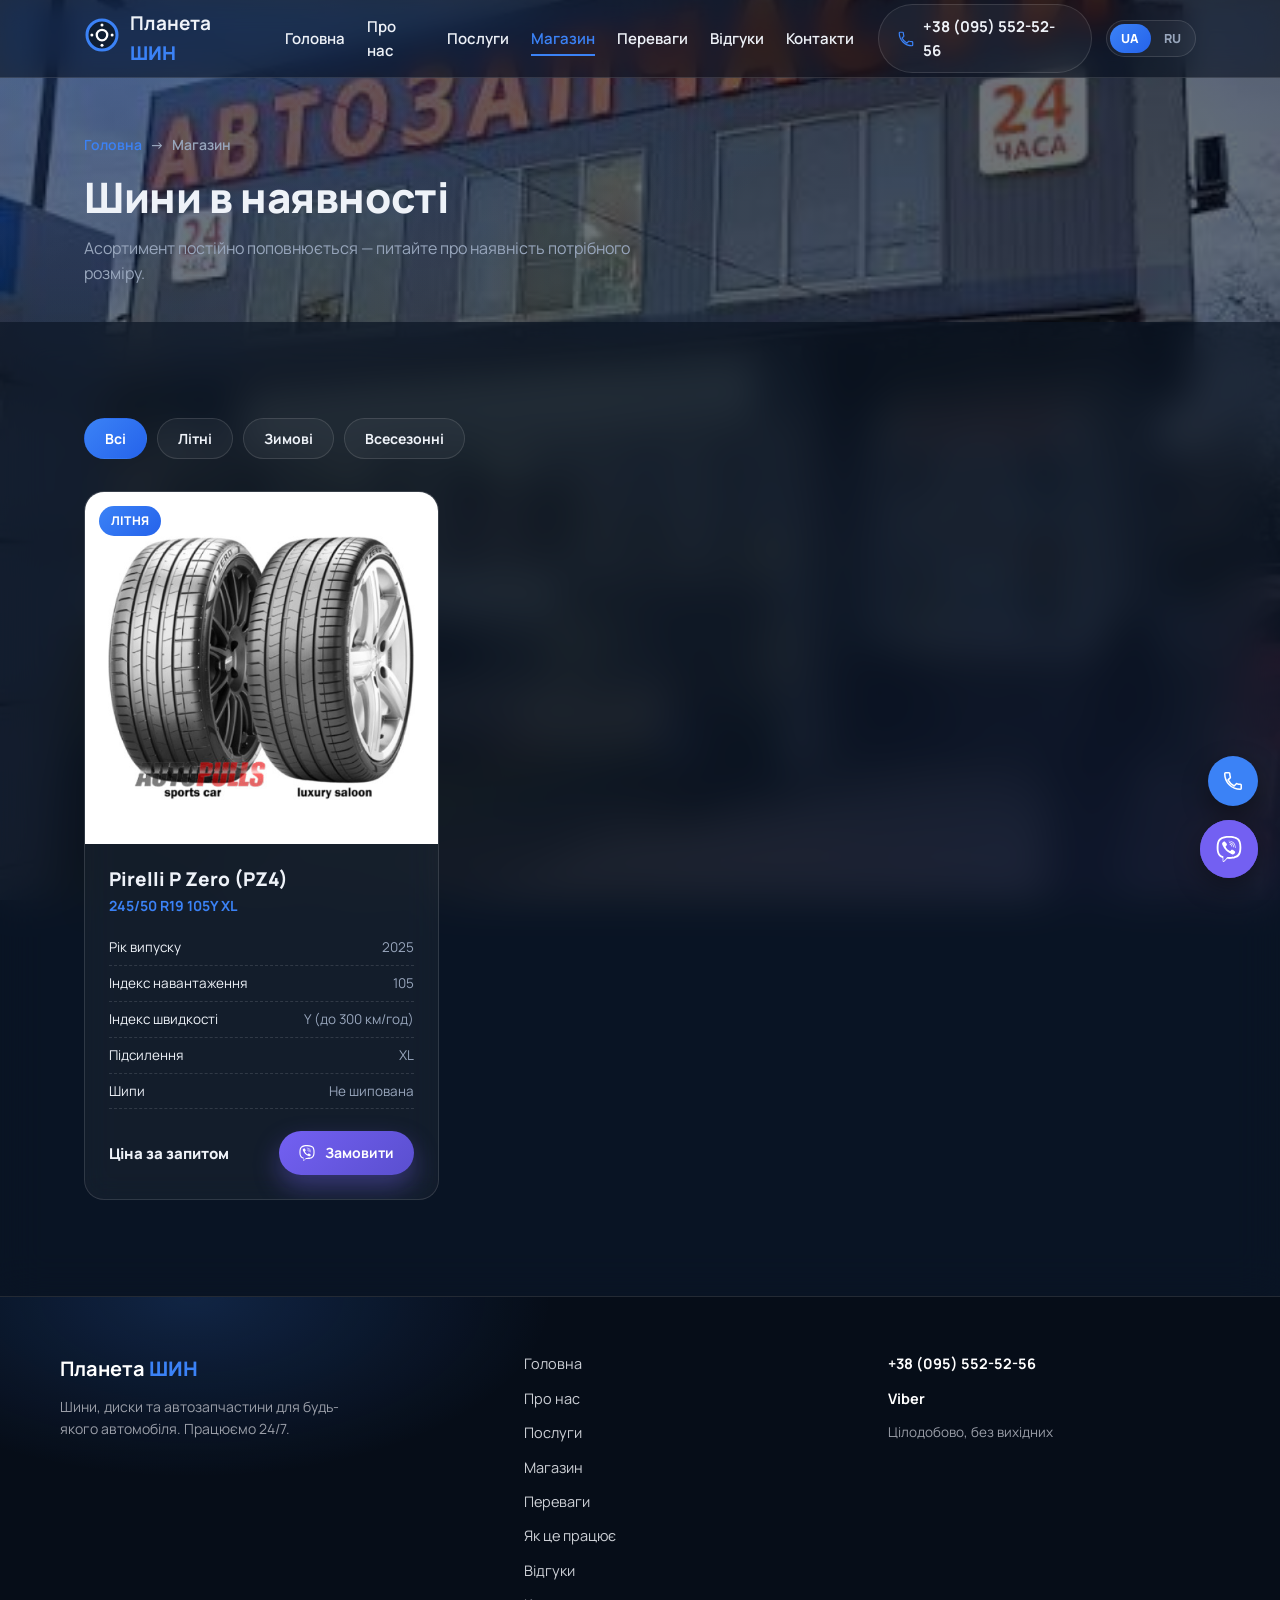
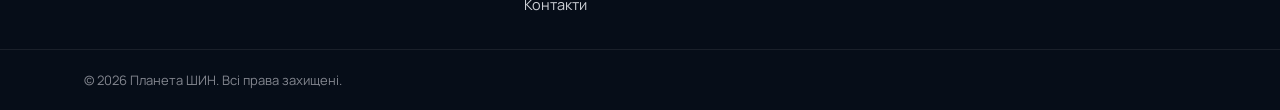
<file: shop.html>
<!DOCTYPE html>
<html lang="uk">
<head>
<meta charset="UTF-8">
<meta name="viewport" content="width=device-width, initial-scale=1.0">
<title>Магазин — Планета ШИН</title>
<meta name="description" id="metaDescription" content="Каталог шин Планета ШИН — актуальна наявність, характеристики, замовлення через Viber.">
<meta property="og:title" content="Магазин — Планета ШИН">
<meta property="og:description" id="ogDescription" content="Каталог шин Планета ШИН — актуальна наявність, характеристики, замовлення через Viber.">
<meta property="og:type" content="website">
<link rel="icon" href="data:image/svg+xml,%3Csvg xmlns='http://www.w3.org/2000/svg' viewBox='0 0 100 100'%3E%3Ccircle cx='50' cy='50' r='46' fill='%230f1e33'/%3E%3Ccircle cx='50' cy='50' r='46' fill='none' stroke='%233b82f6' stroke-width='8'/%3E%3Ccircle cx='50' cy='50' r='16' fill='none' stroke='%23fff' stroke-width='6'/%3E%3C/svg%3E">
<link rel="preconnect" href="https://fonts.googleapis.com">
<link rel="preconnect" href="https://fonts.gstatic.com" crossorigin>
<link href="https://fonts.googleapis.com/css2?family=Manrope:wght@400;500;600;700;800&display=swap" rel="stylesheet">
<link rel="stylesheet" href="css/style.css">
</head>
<body data-page="shop">

<!-- Фіксований фон: фото магазину, залишається на місці під час прокрутки -->
<div class="bg-fixed" aria-hidden="true"></div>

<!-- ===== ШАПКА ===== -->
<header class="header" id="header">
  <div class="container header__inner">
    <a href="index.html" class="logo">
      <span class="logo__icon" aria-hidden="true">
        <svg viewBox="0 0 48 48" width="36" height="36">
          <circle cx="24" cy="24" r="20" fill="#0f1e33"/>
          <circle cx="24" cy="24" r="20" fill="none" stroke="#3b82f6" stroke-width="4"/>
          <circle cx="24" cy="24" r="7" fill="none" stroke="#fff" stroke-width="3"/>
          <circle cx="24" cy="10.5" r="2" fill="#fff"/>
          <circle cx="24" cy="37.5" r="2" fill="#fff"/>
          <circle cx="10.5" cy="24" r="2" fill="#fff"/>
          <circle cx="37.5" cy="24" r="2" fill="#fff"/>
        </svg>
      </span>
      <span class="logo__text">Планета <b>ШИН</b></span>
    </a>

    <nav class="nav" id="nav">
      <a href="index.html#home" class="nav__link" data-i18n="nav_home">Головна</a>
      <a href="index.html#about" class="nav__link" data-i18n="nav_about">Про нас</a>
      <a href="index.html#services" class="nav__link" data-i18n="nav_services">Послуги</a>
      <a href="shop.html" class="nav__link is-current" data-i18n="nav_shop">Магазин</a>
      <a href="index.html#why" class="nav__link" data-i18n="nav_why">Переваги</a>
      <a href="index.html#reviews" class="nav__link" data-i18n="nav_reviews">Відгуки</a>
      <a href="index.html#contacts" class="nav__link" data-i18n="nav_contacts">Контакти</a>
    </nav>

    <div class="header__actions">
      <a href="tel:+380955525256" class="header__phone">
        <svg width="18" height="18" viewBox="0 0 24 24" fill="none"><path d="M6.6 10.8c1.4 2.8 3.8 5.1 6.6 6.6l2.2-2.2c.3-.3.7-.4 1-.2 1.1.4 2.3.6 3.6.6.6 0 1 .4 1 1V20c0 .6-.4 1-1 1C10.6 21 3 13.4 3 4c0-.6.4-1 1-1h3.5c.6 0 1 .4 1 1 0 1.3.2 2.5.6 3.6.1.4 0 .8-.2 1L6.6 10.8z" stroke="currentColor" stroke-width="1.6" stroke-linejoin="round"/></svg>
        <span>+38 (095) 552-52-56</span>
      </a>
      <button type="button" class="lang-toggle" id="langToggle" aria-label="UA / RU">
        <span class="lang-toggle__opt" data-lang-opt="uk">UA</span>
        <span class="lang-toggle__opt" data-lang-opt="ru">RU</span>
      </button>
      <button class="burger" id="burger" aria-label="Меню" aria-expanded="false">
        <span></span><span></span><span></span>
      </button>
    </div>
  </div>
</header>

<main>

  <!-- ===== ЗАГОЛОВОК СТОРІНКИ ===== -->
  <section class="page-hero">
    <div class="container">
      <div class="page-hero__crumb">
        <a href="index.html" data-i18n="nav_home">Головна</a>
        <span>→</span>
        <span data-i18n="shop_eyebrow">Магазин</span>
      </div>
      <h1 data-i18n="shop_title">Шини в наявності</h1>
      <p data-i18n="shop_note">Асортимент постійно поповнюється — питайте про наявність потрібного розміру.</p>
    </div>
  </section>

  <!-- ===== ТОВАРИ ===== -->
  <section class="section">
    <div class="container">
      <div class="shop-filters" id="shopFilters">
        <button type="button" class="shop-filter is-active" data-filter="all" data-i18n="filter_all">Всі</button>
        <button type="button" class="shop-filter" data-filter="summer" data-i18n="filter_summer">Літні</button>
        <button type="button" class="shop-filter" data-filter="winter" data-i18n="filter_winter">Зимові</button>
        <button type="button" class="shop-filter" data-filter="allseason" data-i18n="filter_allseason">Всесезонні</button>
      </div>

      <div class="grid grid--3" id="shopGrid">
        <div class="product" data-season="summer">
          <div class="product__photo">
            <span class="product__badge" data-i18n="shop_season_summer">Літня</span>
            <img src="img/pirelli-p-zero.jpg" alt="Pirelli P Zero (PZ4) 245/50 R19 105Y XL" loading="lazy">
          </div>
          <div class="product__body">
            <h3>Pirelli P Zero (PZ4)</h3>
            <div class="product__size">245/50 R19 105Y XL</div>
            <ul class="product__specs">
              <li><span data-i18n="spec_year">Рік випуску</span><span>2025</span></li>
              <li><span data-i18n="spec_load">Індекс навантаження</span><span>105</span></li>
              <li><span data-i18n="spec_speed">Індекс швидкості</span><span>Y (до 300 км/год)</span></li>
              <li><span data-i18n="spec_reinforced">Підсилення</span><span>XL</span></li>
              <li><span data-i18n="spec_studs">Шипи</span><span data-i18n="spec_studs_no">Не шипована</span></li>
            </ul>
            <div class="product__footer">
              <span class="product__price" data-i18n="shop_price">Ціна за запитом</span>
              <a href="#" class="btn btn--viber btn--sm" data-viber-product="Pirelli P Zero (PZ4) 245/50 R19 105Y XL">
                <svg width="16" height="16" viewBox="0 0 24 24" fill="currentColor"><path d="M11.4 0C9.473.028 5.333.344 3.02 2.467 1.302 4.187.696 6.7.633 9.817.57 12.933.488 18.776 6.12 20.36h.003l-.004 2.416s-.037.977.61 1.177c.777.242 1.234-.5 1.98-1.302.407-.44.972-1.084 1.397-1.58 3.85.326 6.812-.416 7.15-.525.776-.252 5.176-.816 5.892-6.657.74-6.02-.36-9.83-2.34-11.546-.596-.55-3.006-2.3-8.375-2.323 0 0-.395-.025-1.037-.017zm.058 1.693c.545-.004.88.017.88.017 4.542.02 6.717 1.388 7.222 1.846 1.675 1.435 2.53 4.868 1.906 9.897v.002c-.604 4.878-4.174 5.184-4.832 5.395-.28.09-2.882.737-6.153.524 0 0-2.436 2.94-3.197 3.704-.12.12-.26.167-.352.144-.13-.033-.166-.188-.165-.414l.02-4.018c-4.762-1.32-4.485-6.292-4.43-8.895.054-2.604.543-4.738 1.996-6.173 1.96-1.773 5.474-2.018 7.11-2.03zm.38 2.602c-.167 0-.303.135-.304.302 0 .167.133.303.3.305 1.624.01 2.946.537 4.028 1.592 1.073 1.046 1.62 2.468 1.633 4.334.002.167.14.3.307.3.166-.002.3-.138.3-.304-.014-1.984-.618-3.596-1.816-4.764-1.19-1.16-2.692-1.753-4.447-1.765zm-3.96.695c-.19-.032-.4.005-.616.117l-.01.002c-.43.247-.816.562-1.146.932-.002.004-.006.004-.008.008-.267.323-.42.638-.46.948-.008.046-.01.093-.007.14 0 .136.022.27.065.4l.013.01c.135.48.473 1.276 1.205 2.604.42.768.903 1.5 1.446 2.186.27.344.56.673.87.984l.132.132c.31.308.64.6.984.87.686.543 1.418 1.027 2.186 1.447 1.328.733 2.126 1.07 2.604 1.206l.01.014c.13.042.265.064.402.063.046.002.092 0 .138-.008.31-.036.627-.19.948-.46.004 0 .003-.002.008-.005.37-.33.683-.72.93-1.148l.003-.01c.225-.432.15-.842-.18-1.12-.004 0-.698-.58-1.037-.83-.36-.255-.73-.492-1.113-.71-.51-.285-1.032-.106-1.248.174l-.447.564c-.23.283-.657.246-.657.246-3.12-.796-3.955-3.955-3.955-3.955s-.037-.426.248-.656l.563-.448c.277-.215.456-.737.17-1.248-.217-.383-.454-.756-.71-1.115-.25-.34-.826-1.033-.83-1.035-.137-.165-.31-.265-.502-.297zm4.49.88c-.158.002-.29.124-.3.282-.01.167.115.312.282.324 1.16.085 2.017.466 2.645 1.15.63.688.93 1.524.906 2.57-.002.168.13.306.3.31.166.003.305-.13.31-.297.025-1.175-.334-2.193-1.067-2.994-.74-.81-1.777-1.253-3.05-1.346h-.024zm.463 1.63c-.16.002-.29.127-.3.287-.008.167.12.31.288.32.523.028.875.175 1.113.422.24.245.388.62.416 1.164.01.167.15.295.318.287.167-.008.295-.15.287-.317-.03-.644-.215-1.178-.58-1.557-.367-.378-.893-.574-1.52-.607h-.018z"/></svg>
                <span data-i18n="shop_order">Замовити</span>
              </a>
            </div>
          </div>
        </div>
      </div>

      <p class="shop-empty" id="shopEmpty" data-i18n="shop_empty">У цій категорії поки немає товарів. Напишіть нам — можемо підібрати під замовлення.</p>
    </div>
  </section>

</main>

<!-- ===== ФУТЕР ===== -->
<footer class="footer">
  <div class="container footer__inner">
    <div class="footer__brand">
      <span class="logo__text logo__text--light">Планета <b>ШИН</b></span>
      <p data-i18n="footer_tagline">Шини, диски та автозапчастини для будь-якого автомобіля. Працюємо 24/7.</p>
    </div>

    <nav class="footer__nav">
      <a href="index.html#home" data-i18n="nav_home">Головна</a>
      <a href="index.html#about" data-i18n="nav_about">Про нас</a>
      <a href="index.html#services" data-i18n="nav_services">Послуги</a>
      <a href="shop.html" data-i18n="nav_shop">Магазин</a>
      <a href="index.html#why" data-i18n="nav_why">Переваги</a>
      <a href="index.html#process" data-i18n="nav_process">Як це працює</a>
      <a href="index.html#reviews" data-i18n="nav_reviews">Відгуки</a>
      <a href="index.html#contacts" data-i18n="nav_contacts">Контакти</a>
    </nav>

    <div class="footer__contacts">
      <a href="tel:+380955525256">+38 (095) 552-52-56</a>
      <a href="viber://chat?number=%2B380955525256">Viber</a>
      <span data-i18n="contact_hours_value">Цілодобово, без вихідних</span>
    </div>
  </div>
  <div class="footer__bottom">
    <div class="container">
      <span>© <span id="year"></span> Планета ШИН. <span data-i18n="footer_rights">Всі права захищені.</span></span>
    </div>
  </div>
</footer>

<!-- ===== ПЛАВАЮЧІ КНОПКИ ===== -->
<div class="floating">
  <button type="button" class="floating__btn floating__btn--top" id="scrollTopBtn" aria-label="Догори">
    <svg width="18" height="18" viewBox="0 0 24 24" fill="none"><path d="M12 19V5M5 12l7-7 7 7" stroke="currentColor" stroke-width="2" stroke-linecap="round" stroke-linejoin="round"/></svg>
  </button>
  <a href="tel:+380955525256" class="floating__btn floating__btn--call" aria-label="Подзвонити">
    <svg width="22" height="22" viewBox="0 0 24 24" fill="none"><path d="M6.6 10.8c1.4 2.8 3.8 5.1 6.6 6.6l2.2-2.2c.3-.3.7-.4 1-.2 1.1.4 2.3.6 3.6.6.6 0 1 .4 1 1V20c0 .6-.4 1-1 1C10.6 21 3 13.4 3 4c0-.6.4-1 1-1h3.5c.6 0 1 .4 1 1 0 1.3.2 2.5.6 3.6.1.4 0 .8-.2 1L6.6 10.8z" stroke="currentColor" stroke-width="1.7" stroke-linejoin="round"/></svg>
  </a>
  <a href="viber://chat?number=%2B380955525256" class="floating__btn floating__btn--viber" aria-label="Написати у Viber">
    <svg width="26" height="26" viewBox="0 0 24 24" fill="currentColor"><path d="M11.4 0C9.473.028 5.333.344 3.02 2.467 1.302 4.187.696 6.7.633 9.817.57 12.933.488 18.776 6.12 20.36h.003l-.004 2.416s-.037.977.61 1.177c.777.242 1.234-.5 1.98-1.302.407-.44.972-1.084 1.397-1.58 3.85.326 6.812-.416 7.15-.525.776-.252 5.176-.816 5.892-6.657.74-6.02-.36-9.83-2.34-11.546-.596-.55-3.006-2.3-8.375-2.323 0 0-.395-.025-1.037-.017zm.058 1.693c.545-.004.88.017.88.017 4.542.02 6.717 1.388 7.222 1.846 1.675 1.435 2.53 4.868 1.906 9.897v.002c-.604 4.878-4.174 5.184-4.832 5.395-.28.09-2.882.737-6.153.524 0 0-2.436 2.94-3.197 3.704-.12.12-.26.167-.352.144-.13-.033-.166-.188-.165-.414l.02-4.018c-4.762-1.32-4.485-6.292-4.43-8.895.054-2.604.543-4.738 1.996-6.173 1.96-1.773 5.474-2.018 7.11-2.03zm.38 2.602c-.167 0-.303.135-.304.302 0 .167.133.303.3.305 1.624.01 2.946.537 4.028 1.592 1.073 1.046 1.62 2.468 1.633 4.334.002.167.14.3.307.3.166-.002.3-.138.3-.304-.014-1.984-.618-3.596-1.816-4.764-1.19-1.16-2.692-1.753-4.447-1.765zm-3.96.695c-.19-.032-.4.005-.616.117l-.01.002c-.43.247-.816.562-1.146.932-.002.004-.006.004-.008.008-.267.323-.42.638-.46.948-.008.046-.01.093-.007.14 0 .136.022.27.065.4l.013.01c.135.48.473 1.276 1.205 2.604.42.768.903 1.5 1.446 2.186.27.344.56.673.87.984l.132.132c.31.308.64.6.984.87.686.543 1.418 1.027 2.186 1.447 1.328.733 2.126 1.07 2.604 1.206l.01.014c.13.042.265.064.402.063.046.002.092 0 .138-.008.31-.036.627-.19.948-.46.004 0 .003-.002.008-.005.37-.33.683-.72.93-1.148l.003-.01c.225-.432.15-.842-.18-1.12-.004 0-.698-.58-1.037-.83-.36-.255-.73-.492-1.113-.71-.51-.285-1.032-.106-1.248.174l-.447.564c-.23.283-.657.246-.657.246-3.12-.796-3.955-3.955-3.955-3.955s-.037-.426.248-.656l.563-.448c.277-.215.456-.737.17-1.248-.217-.383-.454-.756-.71-1.115-.25-.34-.826-1.033-.83-1.035-.137-.165-.31-.265-.502-.297zm4.49.88c-.158.002-.29.124-.3.282-.01.167.115.312.282.324 1.16.085 2.017.466 2.645 1.15.63.688.93 1.524.906 2.57-.002.168.13.306.3.31.166.003.305-.13.31-.297.025-1.175-.334-2.193-1.067-2.994-.74-.81-1.777-1.253-3.05-1.346h-.024zm.463 1.63c-.16.002-.29.127-.3.287-.008.167.12.31.288.32.523.028.875.175 1.113.422.24.245.388.62.416 1.164.01.167.15.295.318.287.167-.008.295-.15.287-.317-.03-.644-.215-1.178-.58-1.557-.367-.378-.893-.574-1.52-.607h-.018z"/></svg>
  </a>
</div>

<script src="js/script.js"></script>
</body>
</html>
</file>
<file: css/style.css>
/* ===== Variables ===== */
:root {
  --bg: #0a1526;
  --dark: #060d18;
  --dark-2: #0f1e33;
  --text: #eef2f8;
  --muted: #98a6bc;
  --border: rgba(255, 255, 255, 0.12);

  --panel: rgba(10, 20, 36, 0.66);
  --panel-alt: rgba(6, 13, 24, 0.8);
  --glass: rgba(255, 255, 255, 0.045);
  --glass-strong: rgba(255, 255, 255, 0.08);
  --ghost: rgba(255, 255, 255, 0.06);

  --primary: #3b82f6;
  --primary-dark: #2563eb;
  --viber: #7360f2;
  --viber-dark: #5a4fcf;
  --success: #25d366;

  --radius-lg: 20px;
  --radius-md: 14px;
  --radius-sm: 10px;
  --shadow: 0 10px 30px rgba(0, 0, 0, 0.35);
  --shadow-sm: 0 4px 14px rgba(0, 0, 0, 0.28);

  --container: 1160px;
  --header-h: 78px;
}

* { box-sizing: border-box; }
html { scroll-behavior: smooth; }
body {
  margin: 0;
  font-family: "Manrope", system-ui, -apple-system, "Segoe UI", Roboto, sans-serif;
  color: var(--text);
  background: var(--bg);
  line-height: 1.55;
  -webkit-font-smoothing: antialiased;
}
img { max-width: 100%; display: block; }
a { color: inherit; text-decoration: none; }
ul { margin: 0; padding: 0; list-style: none; }
h1, h2, h3 { margin: 0; line-height: 1.2; font-weight: 800; }
p { margin: 0; }
button { font-family: inherit; cursor: pointer; }

.container {
  max-width: var(--container);
  margin: 0 auto;
  padding: 0 24px;
}

/* ===== Фіксований фон: фото магазину =====
   Шар лишається на місці під час прокрутки — ефект "фото їде за тобою".
   Щоб замінити фото — покладіть новий файл в img/ і поміняйте url() нижче. */
.bg-fixed {
  position: fixed;
  inset: 0;
  z-index: -2;
  overflow: hidden;
  background-color: #060d18;
  background-image:
    radial-gradient(1200px 700px at 12% -5%, rgba(59, 130, 246, 0.28), transparent 60%),
    radial-gradient(900px 650px at 92% 105%, rgba(99, 102, 241, 0.22), transparent 60%),
    linear-gradient(rgba(6, 13, 24, 0.58), rgba(6, 13, 24, 0.58)),
    url('../img/shop-facade.jpg');
  background-repeat: no-repeat;
  background-position: 0 0, 0 0, center, center;
  background-size: auto, auto, cover, cover;
}

.section { padding: 96px 0; position: relative; background: var(--panel); backdrop-filter: blur(20px); -webkit-backdrop-filter: blur(20px); }
.section--alt {
  background: var(--panel-alt);
  background-image: radial-gradient(rgba(255, 255, 255, 0.05) 1.4px, transparent 1.4px);
  background-size: 22px 22px;
  background-position: -10px -10px;
}

.section__head { max-width: 620px; margin: 0 0 48px; }
.section__head h2 { font-size: clamp(28px, 3.4vw, 38px); margin-top: 10px; color: var(--text); }

.eyebrow {
  display: inline-flex;
  align-items: center;
  gap: 8px;
  font-size: 13px;
  font-weight: 700;
  letter-spacing: 0.08em;
  text-transform: uppercase;
  color: var(--primary);
}
.eyebrow::before {
  content: "";
  width: 22px;
  height: 3px;
  border-radius: 2px;
  background: linear-gradient(90deg, var(--primary), var(--primary-dark));
}

/* reveal animation */
.reveal { opacity: 0; transform: translateY(24px); transition: opacity .6s ease, transform .6s ease; }
.reveal.is-visible { opacity: 1; transform: translateY(0); }

/* ===== Buttons ===== */
.btn {
  display: inline-flex;
  align-items: center;
  gap: 10px;
  padding: 15px 26px;
  border-radius: 999px;
  font-weight: 700;
  font-size: 15px;
  border: none;
  white-space: nowrap;
  transition: transform .15s ease, box-shadow .15s ease, background .15s ease;
}
.btn:hover { transform: translateY(-2px); }
.btn--primary {
  background: linear-gradient(135deg, var(--primary), var(--primary-dark));
  color: #fff;
  box-shadow: 0 12px 26px rgba(59, 130, 246, .38);
}
.btn--primary:hover { box-shadow: 0 16px 32px rgba(59, 130, 246, .48); }
.btn--viber {
  background: linear-gradient(135deg, var(--viber), var(--viber-dark));
  color: #fff;
  box-shadow: 0 12px 26px rgba(115, 96, 242, .38);
}
.btn--viber:hover { box-shadow: 0 16px 32px rgba(115, 96, 242, .48); }
.btn--block { width: 100%; justify-content: center; }

/* ===== Header ===== */
.header {
  position: fixed;
  top: 0; left: 0; right: 0;
  height: var(--header-h);
  display: flex;
  align-items: center;
  background: rgba(6, 13, 24, 0.6);
  backdrop-filter: saturate(160%) blur(14px);
  -webkit-backdrop-filter: saturate(160%) blur(14px);
  border-bottom: 1px solid var(--border);
  z-index: 1000;
}
.header__inner {
  display: flex;
  align-items: center;
  justify-content: space-between;
  gap: 24px;
}
.logo { display: flex; align-items: center; gap: 10px; }
.logo__text { font-size: 19px; font-weight: 700; color: var(--text); }
.logo__text b { color: var(--primary); font-weight: 800; }
.logo__text--light { color: #fff; font-size: 20px; }

.nav { display: flex; align-items: center; gap: 22px; }
.nav__link { font-size: 15px; font-weight: 600; color: var(--text); position: relative; padding: 6px 0; }
.nav__link::after {
  content: "";
  position: absolute;
  left: 0; bottom: 0;
  width: 100%; height: 2px;
  background: var(--primary);
  transform: scaleX(0);
  transform-origin: right;
  transition: transform .2s ease;
}
.nav__link:hover { color: var(--primary); }
.nav__link:hover::after { transform: scaleX(1); transform-origin: left; }
.nav__link.is-current { color: var(--primary); }
.nav__link.is-current::after { transform: scaleX(1); }

.header__actions { display: flex; align-items: center; gap: 14px; }

.lang-toggle {
  display: flex;
  align-items: center;
  border: 1px solid var(--border);
  background: var(--glass);
  border-radius: 999px;
  padding: 3px;
  gap: 2px;
}
.lang-toggle__opt {
  padding: 6px 11px;
  border-radius: 999px;
  font-size: 12.5px;
  font-weight: 800;
  letter-spacing: .02em;
  color: var(--muted);
  transition: background .15s ease, color .15s ease;
}
.lang-toggle__opt.is-active {
  background: linear-gradient(135deg, var(--primary), var(--primary-dark));
  color: #fff;
}
.header__phone {
  display: flex; align-items: center; gap: 8px;
  font-weight: 700; font-size: 15px; color: var(--text);
  padding: 10px 18px; border-radius: 999px; background: var(--glass);
  border: 1px solid var(--border);
  transition: background .15s ease;
}
.header__phone:hover { background: var(--glass-strong); }
.header__phone svg { color: var(--primary); }

.burger {
  display: none;
  width: 40px; height: 40px;
  border: none; background: transparent;
  flex-direction: column; align-items: center; justify-content: center; gap: 5px;
}
.burger span { width: 22px; height: 2px; background: var(--text); border-radius: 2px; transition: transform .2s ease, opacity .2s ease; }
.burger.is-open span:nth-child(1) { transform: translateY(7px) rotate(45deg); }
.burger.is-open span:nth-child(2) { opacity: 0; }
.burger.is-open span:nth-child(3) { transform: translateY(-7px) rotate(-45deg); }

/* ===== Hero ===== */
.hero {
  padding: calc(var(--header-h) + 64px) 0 80px;
  position: relative;
  overflow: hidden;
}
.hero::before,
.hero::after {
  content: "";
  position: absolute;
  border-radius: 50%;
  filter: blur(70px);
  z-index: 0;
  pointer-events: none;
}
.hero::before {
  width: 420px; height: 420px;
  top: -160px; right: -120px;
  background: rgba(59, 130, 246, 0.22);
}
.hero::after {
  width: 320px; height: 320px;
  bottom: -140px; left: -100px;
  background: rgba(99, 102, 241, 0.16);
}
.hero__inner {
  display: grid;
  grid-template-columns: 1.05fr 0.95fr;
  align-items: center;
  gap: 40px;
  position: relative;
  z-index: 1;
}
.badge {
  display: inline-flex; align-items: center; gap: 8px;
  background: var(--dark); color: #fff;
  font-size: 13px; font-weight: 700;
  padding: 9px 16px; border-radius: 999px;
  margin-bottom: 22px;
  border: 1px solid var(--border);
}
.badge svg { color: var(--primary); }

.hero h1 {
  font-size: clamp(32px, 4.6vw, 54px);
  color: var(--text);
  letter-spacing: -0.01em;
}
.hero h1 span { color: var(--primary); }

.hero__lead {
  margin-top: 20px;
  font-size: 17px;
  color: var(--muted);
  max-width: 520px;
}

.hero__cta { display: flex; flex-wrap: wrap; gap: 14px; margin-top: 32px; }

.hero__perks {
  display: flex; flex-wrap: wrap; gap: 14px 28px;
  margin-top: 40px;
  padding-top: 28px;
  border-top: 1px solid var(--border);
}
.perk {
  display: flex; align-items: center; gap: 8px;
  font-size: 14px; font-weight: 700; color: var(--text);
}
.perk svg { color: var(--primary); flex-shrink: 0; }

.hero__glow {
  position: absolute;
  inset: 0;
  z-index: 0;
  pointer-events: none;
  opacity: 0;
  transition: opacity .25s ease;
  background: radial-gradient(130px circle at var(--mx, 50%) var(--my, 50%), rgba(59, 130, 246, .35), transparent 70%);
}
.hero:hover .hero__glow { opacity: 1; }

.hero__art { position: relative; display: flex; align-items: center; justify-content: center; }
.hero__art::before {
  content: "";
  position: absolute;
  width: 78%; height: 78%;
  border-radius: 50%;
  background: radial-gradient(circle, rgba(59, 130, 246, .4), rgba(59, 130, 246, 0) 70%);
  filter: blur(20px);
  z-index: 0;
}
.tire-illustration {
  width: 100%; max-width: 420px;
  filter: drop-shadow(0 24px 44px rgba(0, 0, 0, .45));
  animation: spin 40s linear infinite;
  position: relative;
  z-index: 1;
}
@keyframes spin { to { transform: rotate(360deg); } }

.particle {
  position: absolute;
  width: 10px; height: 10px;
  border-radius: 50%;
  background: var(--primary);
  box-shadow: 0 0 0 6px rgba(59, 130, 246, .18);
  z-index: 2;
  animation: float 5s ease-in-out infinite;
}
.particle--1 { top: 10%; left: 6%; animation-delay: 0s; }
.particle--2 { top: 70%; right: 4%; width: 7px; height: 7px; background: #e7ecf5; box-shadow: 0 0 0 5px rgba(255,255,255,.12); animation-delay: 1.2s; }
.particle--3 { bottom: 12%; left: 18%; width: 8px; height: 8px; animation-delay: 2.4s; }
@keyframes float {
  0%, 100% { transform: translateY(0); }
  50% { transform: translateY(-14px); }
}

.chip {
  position: absolute;
  background: var(--glass-strong);
  backdrop-filter: blur(10px);
  -webkit-backdrop-filter: blur(10px);
  border: 1px solid var(--border);
  box-shadow: var(--shadow-sm);
  padding: 10px 18px;
  border-radius: 999px;
  font-size: 13px;
  font-weight: 700;
  color: var(--text);
}
.chip--1 { top: 6%; left: -2%; }
.chip--2 { top: 45%; right: -4%; }
.chip--3 { bottom: 4%; left: 8%; }

/* ===== Marquee (бігуча стрічка категорій) ===== */
.marquee {
  border-top: 1px solid var(--border);
  border-bottom: 1px solid var(--border);
  background: var(--glass);
  padding: 22px 0;
  overflow: hidden;
}
.marquee__track {
  display: flex;
  width: max-content;
  gap: 14px;
  animation: marquee 26s linear infinite;
}
.marquee:hover .marquee__track { animation-play-state: paused; }
.marquee__item {
  display: flex;
  align-items: center;
  gap: 10px;
  padding: 10px 20px;
  border-radius: 999px;
  background: var(--glass-strong);
  border: 1px solid var(--border);
  font-weight: 700;
  font-size: 14px;
  color: var(--text);
  white-space: nowrap;
}
.marquee__item svg { color: var(--primary); flex-shrink: 0; }
@keyframes marquee {
  from { transform: translateX(0); }
  to { transform: translateX(-25%); }
}

/* ===== About ===== */
.about {
  display: grid;
  grid-template-columns: 0.8fr 1.2fr;
  gap: 56px;
  align-items: center;
}
.about__art-frame {
  aspect-ratio: 4 / 3;
  border-radius: var(--radius-lg);
  background: var(--glass);
  border: 1px solid var(--border);
  overflow: hidden;
  box-shadow: var(--shadow);
}
.about__art-frame img {
  width: 100%;
  height: 100%;
  object-fit: cover;
  display: block;
}
.about__content h2 { font-size: clamp(26px, 3.2vw, 34px); margin-top: 10px; margin-bottom: 18px; color: var(--text); }
.about__content p { color: var(--muted); font-size: 16px; }
.about__list { margin-top: 24px; display: grid; gap: 12px; }
.about__list li {
  position: relative;
  padding-left: 28px;
  font-weight: 600;
  color: var(--text);
  font-size: 15px;
}
.about__list li::before {
  content: "";
  position: absolute; left: 0; top: 6px;
  width: 16px; height: 16px;
  border-radius: 50%;
  background: var(--primary);
}

/* ===== Grids / Cards ===== */
.grid { display: grid; gap: 24px; }
.grid--4 { grid-template-columns: repeat(4, 1fr); }
.grid--3 { grid-template-columns: repeat(3, 1fr); }

.card {
  position: relative;
  background: var(--glass);
  backdrop-filter: blur(14px);
  -webkit-backdrop-filter: blur(14px);
  border: 1px solid var(--border);
  border-radius: var(--radius-lg);
  padding: 32px 26px;
  overflow: hidden;
  transition: transform .2s ease, box-shadow .2s ease, border-color .2s ease;
}
.card::before {
  content: "";
  position: absolute;
  top: 0; left: 0; right: 0;
  height: 3px;
  background: linear-gradient(90deg, var(--primary), var(--primary-dark));
  transform: scaleX(0);
  transform-origin: left;
  transition: transform .25s ease;
}
.card:hover { transform: translateY(-6px); box-shadow: var(--shadow); border-color: rgba(59,130,246,.4); }
.card:hover::before { transform: scaleX(1); }
.card__num {
  position: absolute;
  top: 22px; right: 24px;
  font-size: 34px;
  font-weight: 800;
  color: var(--ghost);
  -webkit-text-stroke: 1px var(--border);
}
.card__icon {
  width: 56px; height: 56px;
  border-radius: 14px;
  background: linear-gradient(135deg, rgba(59,130,246,.28), rgba(59,130,246,.08));
  color: var(--primary);
  display: flex; align-items: center; justify-content: center;
  margin-bottom: 20px;
}
.card h3 { font-size: 19px; margin-bottom: 10px; color: var(--text); }
.card p { color: var(--muted); font-size: 14.5px; }
.card__link { display: inline-block; margin-top: 16px; font-weight: 700; font-size: 14px; color: var(--primary); }

/* ===== Заголовок окремої сторінки (напр. Магазин) ===== */
.page-hero { padding: calc(var(--header-h) + 56px) 0 36px; position: relative; }
.page-hero__crumb {
  display: flex; align-items: center; gap: 8px;
  font-size: 14px; font-weight: 600; color: var(--muted);
  margin-bottom: 16px;
}
.page-hero__crumb a { color: var(--primary); }
.page-hero__crumb a:hover { text-decoration: underline; }
.page-hero h1 { font-size: clamp(28px, 4vw, 42px); color: var(--text); letter-spacing: -0.01em; }
.page-hero p { margin-top: 14px; color: var(--muted); font-size: 16px; max-width: 560px; }

/* ===== Магазин: фільтри категорій ===== */
.shop-filters {
  display: flex;
  flex-wrap: wrap;
  gap: 10px;
  margin-bottom: 32px;
}
.shop-filter {
  padding: 10px 20px;
  border-radius: 999px;
  background: var(--glass);
  border: 1px solid var(--border);
  color: var(--text);
  font-size: 14px;
  font-weight: 700;
  font-family: inherit;
  cursor: pointer;
  transition: background .15s ease, color .15s ease, border-color .15s ease;
}
.shop-filter:hover { border-color: rgba(59, 130, 246, .45); }
.shop-filter.is-active {
  background: linear-gradient(135deg, var(--primary), var(--primary-dark));
  border-color: transparent;
  color: #fff;
}
.shop-empty {
  display: none;
  text-align: center;
  padding: 56px 24px;
  color: var(--muted);
  font-size: 15px;
}

/* ===== Магазин (картки товарів) ===== */
.product {
  position: relative;
  background: var(--glass);
  backdrop-filter: blur(14px);
  -webkit-backdrop-filter: blur(14px);
  border: 1px solid var(--border);
  border-radius: var(--radius-lg);
  overflow: hidden;
  display: flex;
  flex-direction: column;
  transition: transform .2s ease, box-shadow .2s ease;
}
.product:hover { transform: translateY(-6px); box-shadow: var(--shadow); }
.product__photo {
  position: relative;
  aspect-ratio: 4 / 3;
  background: #fff;
}
.product__photo img {
  width: 100%;
  height: 100%;
  object-fit: contain;
  padding: 18px;
  display: block;
}
.product__badge {
  position: absolute;
  top: 14px; left: 14px;
  background: linear-gradient(135deg, var(--primary), var(--primary-dark));
  color: #fff;
  font-size: 12px;
  font-weight: 800;
  letter-spacing: .02em;
  text-transform: uppercase;
  padding: 6px 12px;
  border-radius: 999px;
  z-index: 1;
}
.product__body { padding: 24px; display: flex; flex-direction: column; gap: 4px; flex: 1; }
.product__body h3 { font-size: 19px; color: var(--text); }
.product__size { font-size: 14px; font-weight: 700; color: var(--primary); margin-bottom: 12px; }
.product__specs { display: grid; gap: 7px; margin: 4px 0 18px; }
.product__specs li {
  display: flex;
  justify-content: space-between;
  gap: 12px;
  font-size: 13.5px;
  color: var(--muted);
  padding-bottom: 7px;
  border-bottom: 1px dashed var(--border);
}
.product__specs li span:first-child { color: var(--text); }
.product__footer {
  margin-top: auto;
  display: flex;
  align-items: center;
  justify-content: space-between;
  gap: 12px;
}
.product__price { font-size: 15px; font-weight: 800; color: var(--text); }
.btn--sm { padding: 11px 20px; font-size: 14px; }

/* ===== Process (Як ми працюємо) ===== */
.process { position: relative; }
.process__steps {
  display: grid;
  grid-template-columns: repeat(3, 1fr);
  gap: 32px;
  position: relative;
}
.process__steps::before {
  content: "";
  position: absolute;
  top: 27px;
  left: 12%;
  right: 12%;
  height: 2px;
  background-image: linear-gradient(90deg, var(--border) 0 10px, transparent 10px 20px);
  background-size: 20px 2px;
  background-repeat: repeat-x;
}
.process__step { position: relative; }
.process__num {
  width: 54px; height: 54px;
  border-radius: 50%;
  background: linear-gradient(135deg, var(--primary), var(--primary-dark));
  color: #fff;
  font-size: 20px;
  font-weight: 800;
  display: flex; align-items: center; justify-content: center;
  box-shadow: 0 10px 22px rgba(59,130,246,.35);
  margin-bottom: 20px;
  position: relative;
  z-index: 1;
}
.process__step h3 { font-size: 18px; margin-bottom: 8px; color: var(--text); }
.process__step p { color: var(--muted); font-size: 14.5px; }

.feature { padding: 8px 0; }
.feature__icon {
  width: 48px; height: 48px;
  border-radius: 12px;
  background: var(--dark);
  border: 1px solid var(--border);
  color: var(--primary);
  display: flex; align-items: center; justify-content: center;
  margin-bottom: 18px;
}
.feature h3 { font-size: 17px; margin-bottom: 8px; color: var(--text); }
.feature p { color: var(--muted); font-size: 14.5px; }

/* ===== Reviews ===== */
.review {
  position: relative;
  background: var(--glass);
  backdrop-filter: blur(14px);
  -webkit-backdrop-filter: blur(14px);
  border: 1px solid var(--border);
  border-radius: var(--radius-lg);
  padding: 32px 28px 28px;
  transition: transform .2s ease, box-shadow .2s ease;
}
.review:hover { transform: translateY(-4px); box-shadow: var(--shadow); }
.review__quote {
  position: absolute;
  top: 18px; right: 22px;
  color: var(--ghost);
  -webkit-text-stroke: 1px var(--border);
  font-size: 40px;
  font-weight: 800;
  line-height: 1;
}
.review__stars { color: #f5a623; letter-spacing: 2px; margin-bottom: 14px; font-size: 15px; }
.review p { font-size: 15px; color: var(--text); }
.review__footer { display: flex; align-items: center; gap: 12px; margin-top: 20px; }
.review__avatar {
  width: 42px; height: 42px;
  border-radius: 50%;
  display: flex; align-items: center; justify-content: center;
  font-weight: 800; font-size: 14px; color: #fff;
  background: linear-gradient(135deg, var(--primary), var(--primary-dark));
  flex-shrink: 0;
}
.review__avatar--dark { background: linear-gradient(135deg, #6366f1, #4338ca); }
.review__author { font-weight: 700; color: var(--text); font-size: 14px; }
.reviews__note { margin-top: 20px; font-size: 12.5px; color: var(--muted); text-align: center; }

/* ===== Contacts ===== */
.contacts {
  display: grid;
  grid-template-columns: 1fr 1fr;
  gap: 32px;
  align-items: stretch;
}
.contacts__info {
  background: var(--glass);
  backdrop-filter: blur(14px);
  -webkit-backdrop-filter: blur(14px);
  border: 1px solid var(--border);
  border-radius: var(--radius-lg);
  padding: 32px;
  display: grid;
  gap: 8px;
  align-content: start;
}
.contact-row {
  display: flex;
  align-items: center;
  gap: 16px;
  padding: 14px 4px;
  border-bottom: 1px solid var(--border);
  font-size: 15px;
  width: 100%;
}
.contact-row:hover:not(.contact-row--static) .contact-row__icon { background: var(--primary); color: #fff; }
.contact-row b { display: block; font-size: 13px; color: var(--muted); font-weight: 700; margin-bottom: 2px; }
.contact-row__label { display: flex; flex-direction: column; font-weight: 700; color: var(--text); }
button.contact-row {
  border: none;
  border-bottom: 1px solid var(--border);
  background: none;
  font-family: inherit;
  text-align: left;
  cursor: pointer;
}
.contact-row__copy-hint {
  margin-left: auto;
  flex-shrink: 0;
  font-size: 12.5px;
  font-weight: 800;
  color: var(--success);
  opacity: 0;
  transform: translateX(4px);
  transition: opacity .2s ease, transform .2s ease;
}
.contact-row--copy.is-copied .contact-row__copy-hint { opacity: 1; transform: translateX(0); }
.contact-row__icon {
  width: 42px; height: 42px; flex-shrink: 0;
  border-radius: 12px;
  background: var(--glass-strong);
  color: var(--text);
  display: flex; align-items: center; justify-content: center;
  transition: background .15s ease, color .15s ease;
}

.quick-form { margin-top: 20px; display: grid; gap: 12px; }
.quick-form__title { font-weight: 700; color: var(--text); margin-bottom: 4px; font-size: 15px; }
.quick-form input, .quick-form textarea {
  width: 100%;
  border: 1px solid var(--border);
  background: var(--glass);
  color: var(--text);
  border-radius: var(--radius-sm);
  padding: 13px 16px;
  font-family: inherit;
  font-size: 14.5px;
  resize: vertical;
}
.quick-form input::placeholder, .quick-form textarea::placeholder { color: var(--muted); }
.quick-form input:focus, .quick-form textarea:focus {
  outline: none; border-color: var(--primary); background: var(--glass-strong);
}

.map-frame {
  border: 1px solid var(--border);
  border-radius: var(--radius-lg);
  overflow: hidden;
  min-height: 280px;
}
.map-frame iframe {
  width: 100%; height: 100%; min-height: 280px; border: 0; display: block;
  filter: grayscale(0.5) invert(0.9) contrast(0.86);
}

/* ===== Footer ===== */
.footer {
  background: var(--dark);
  background-image: radial-gradient(600px 300px at 15% 0%, rgba(59, 130, 246, .2), rgba(59, 130, 246, 0) 60%);
  color: #cdd0d6;
  position: relative;
  border-top: 1px solid var(--border);
}
.footer__inner {
  padding: 56px 0 32px;
  display: grid;
  grid-template-columns: 1.3fr 1fr 1fr;
  gap: 32px;
}
.footer__brand p { margin-top: 12px; font-size: 14px; color: #9a9ea8; max-width: 280px; }
.footer__nav { display: flex; flex-direction: column; gap: 12px; }
.footer__nav a { font-size: 14.5px; color: #cdd0d6; }
.footer__nav a:hover { color: var(--primary); }
.footer__contacts { display: flex; flex-direction: column; gap: 12px; }
.footer__contacts a { font-size: 14.5px; font-weight: 700; color: #fff; }
.footer__contacts span { font-size: 13.5px; color: #9a9ea8; }
.footer__bottom { border-top: 1px solid rgba(255,255,255,.08); padding: 20px 0; font-size: 13px; color: #83868f; }

/* ===== Floating buttons ===== */
.floating {
  position: fixed;
  right: 22px; bottom: 22px;
  display: flex; flex-direction: column; gap: 14px;
  z-index: 999;
}
.floating__btn {
  position: relative;
  width: 58px; height: 58px;
  border-radius: 50%;
  display: flex; align-items: center; justify-content: center;
  color: #fff;
  box-shadow: 0 10px 26px rgba(0,0,0,.4);
  transition: transform .15s ease;
}
.floating__btn:hover { transform: scale(1.08); }
.floating__btn--viber { background: var(--viber); }
.floating__btn--viber::before {
  content: "";
  position: absolute;
  inset: 0;
  border-radius: 50%;
  background: var(--viber);
  animation: pulse-ring 2.4s ease-out infinite;
  z-index: -1;
}
.floating__btn--call { background: var(--primary); width: 50px; height: 50px; align-self: flex-end; }
.floating__btn--top {
  background: #fff;
  color: var(--dark);
  border: 1px solid rgba(6,13,24,.12);
  width: 46px; height: 46px;
  align-self: flex-end;
  opacity: 0;
  transform: scale(.7) translateY(10px);
  pointer-events: none;
  transition: opacity .2s ease, transform .2s ease;
}
.floating__btn--top.is-visible { opacity: 1; transform: scale(1) translateY(0); pointer-events: auto; }

@keyframes pulse-ring {
  0% { transform: scale(1); opacity: .55; }
  100% { transform: scale(1.7); opacity: 0; }
}

/* ===== Responsive ===== */
@media (max-width: 992px) {
  .nav { display: none; }
  .burger { display: flex; }
  .hero__inner { grid-template-columns: 1fr; }
  .hero__art { order: -1; max-width: 340px; margin: 0 auto 20px; }
  .about { grid-template-columns: 1fr; }
  .about__art-frame { max-width: 420px; margin: 0 auto; }
  .grid--4 { grid-template-columns: repeat(2, 1fr); }
  .grid--3 { grid-template-columns: repeat(2, 1fr); }
  .contacts { grid-template-columns: 1fr; }
  .footer__inner { grid-template-columns: 1fr; text-align: left; }
  .process__steps { grid-template-columns: 1fr; gap: 36px; }
  .process__steps::before { display: none; }

  .nav.is-open {
    display: flex;
    flex-direction: column;
    position: fixed;
    top: var(--header-h); left: 0; right: 0;
    background: rgba(6, 13, 24, 0.97);
    backdrop-filter: blur(14px);
    padding: 20px 24px 28px;
    gap: 4px;
    border-bottom: 1px solid var(--border);
    box-shadow: var(--shadow);
  }
  .nav.is-open .nav__link { padding: 12px 0; border-bottom: 1px solid var(--border); }
}

@media (max-width: 640px) {
  .section { padding: 64px 0; }
  .grid--4, .grid--3 { grid-template-columns: 1fr; }
  .header__phone span { display: none; }
  .hero__cta { flex-direction: column; }
  .hero__cta .btn { width: 100%; justify-content: center; }
  .chip { position: static; display: inline-flex; margin: 6px 6px 0 0; }
  .hero__art { display: flex; flex-wrap: wrap; justify-content: center; }
  .particle { display: none; }
  .marquee__item { font-size: 13px; padding: 8px 16px; }
}
</file>
